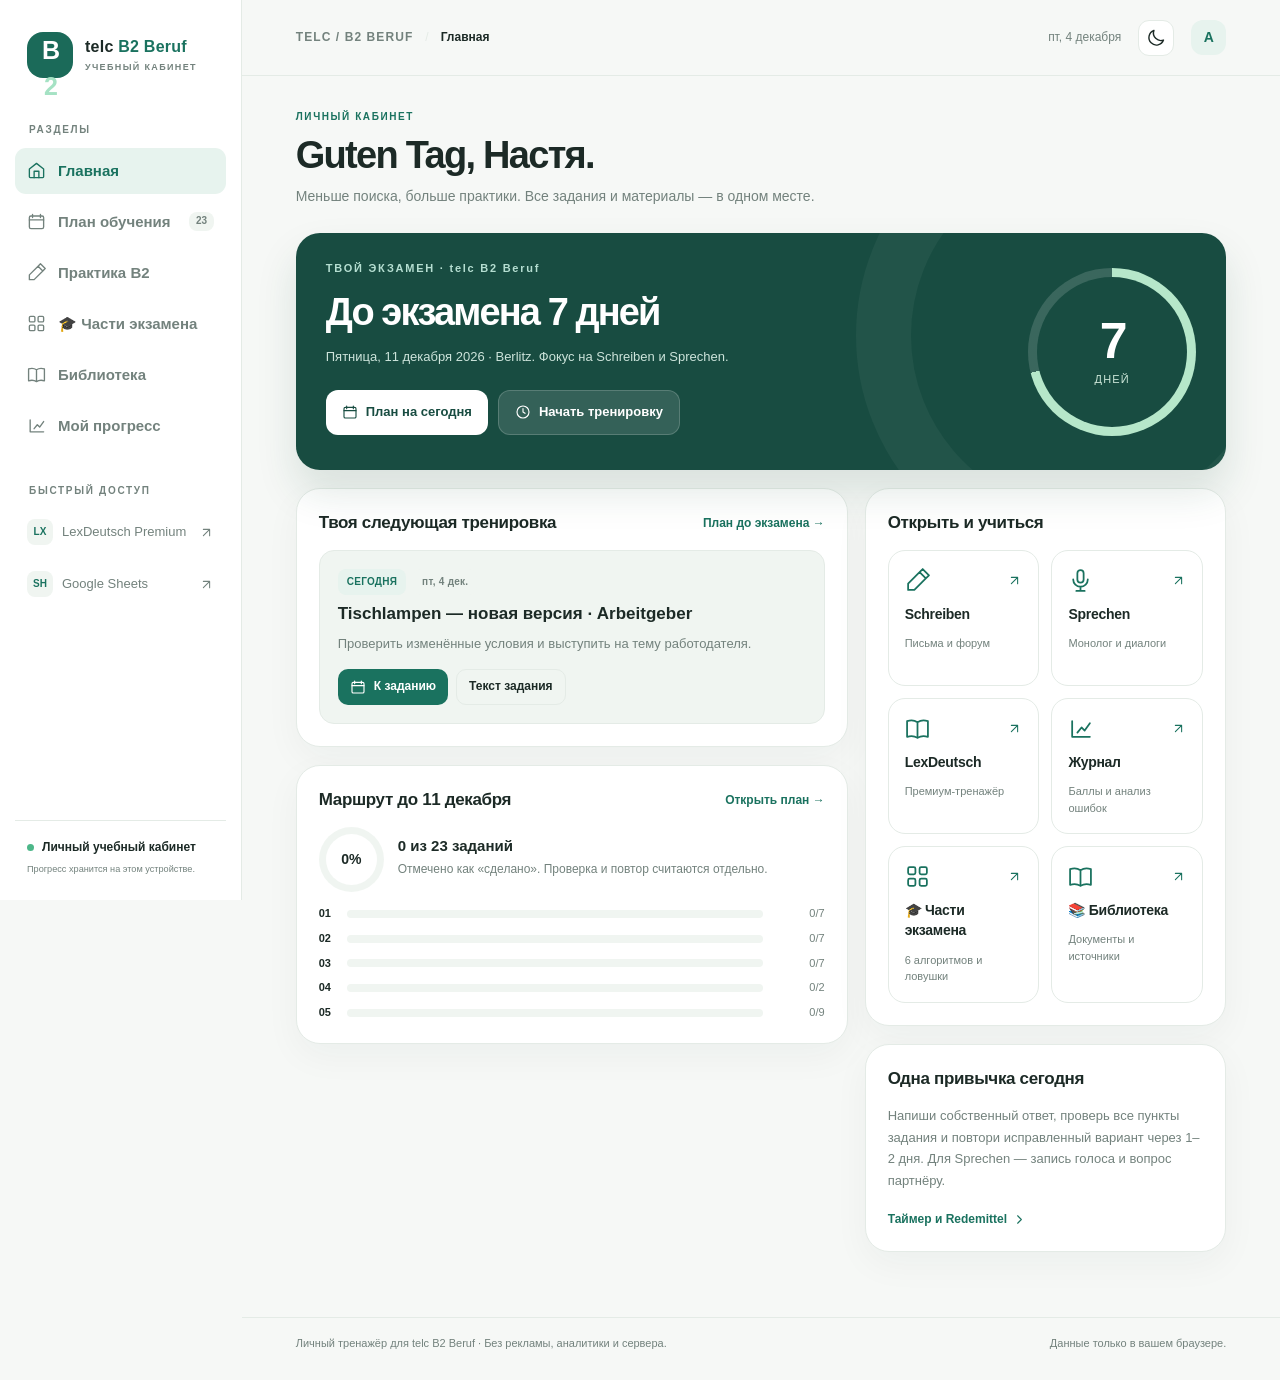
<file: goethe-b2/index.html>
<!doctype html>
<html lang="ru">
<head>
  <meta charset="utf-8">
  <meta name="viewport" content="width=device-width, initial-scale=1, viewport-fit=cover">
  <meta name="theme-color" content="#f7faf8">
  <meta name="description" content="telc B2 Beruf — личный учебный кабинет: задачи, практика, прогресс и документы. Данные сохраняются в браузере.">
  <meta name="color-scheme" content="light dark">
  <link rel="icon" href="./icon.svg" type="image/svg+xml">
  <link rel="manifest" href="./manifest.webmanifest">
  <link rel="stylesheet" href="./styles.css">
  <link rel="stylesheet" href="./exam-guide.css">
  <title>telc B2 Beruf · Учебный кабинет</title>
</head>
<body>
  <svg aria-hidden="true" class="icon-sprite" xmlns="http://www.w3.org/2000/svg">
    <symbol id="i-house" viewBox="0 0 24 24"><path d="m3 10 9-7 9 7v10a1 1 0 0 1-1 1H4a1 1 0 0 1-1-1V10Z"/><path d="M9 21v-8h6v8"/></symbol>
    <symbol id="i-calendar" viewBox="0 0 24 24"><rect x="3" y="5" width="18" height="16" rx="2"/><path d="M7 3v4m10-4v4M3 10h18"/></symbol>
    <symbol id="i-book" viewBox="0 0 24 24"><path d="M12 6v15M12 6c-3-2-7-2-10-1v15c3-1 7-1 10 1m0-15c3-2 7-2 10-1v15c-3-1-7-1-10 1"/></symbol>
    <symbol id="i-grid" viewBox="0 0 24 24"><rect x="3" y="3" width="7" height="7" rx="1.5"/><rect x="14" y="3" width="7" height="7" rx="1.5"/><rect x="3" y="14" width="7" height="7" rx="1.5"/><rect x="14" y="14" width="7" height="7" rx="1.5"/></symbol>
    <symbol id="i-chart" viewBox="0 0 24 24"><path d="M4 20V5m0 15h17M9 16l4-5 3 3 5-7"/></symbol>
    <symbol id="i-arrow" viewBox="0 0 24 24"><path d="M7 17 17 7M7 7h10v10"/></symbol>
    <symbol id="i-chevron" viewBox="0 0 24 24"><path d="m9 18 6-6-6-6"/></symbol>
    <symbol id="i-check" viewBox="0 0 24 24"><path d="m5 12 5 5L20 7"/></symbol>
    <symbol id="i-clock" viewBox="0 0 24 24"><circle cx="12" cy="12" r="9"/><path d="M12 7v5l3 2"/></symbol>
    <symbol id="i-edit" viewBox="0 0 24 24"><path d="m14 4 6 6-11 11H3v-6L14 4Zm0 0 3-3 6 6-3 3"/></symbol>
    <symbol id="i-mic" viewBox="0 0 24 24"><rect x="9" y="2" width="6" height="12" rx="3"/><path d="M5 11a7 7 0 0 0 14 0m-7 7v4m-4 0h8"/></symbol>
    <symbol id="i-save" viewBox="0 0 24 24"><path d="M5 3h12l4 4v14H3V3h2Zm3 0v6h9V3M7 21v-9h10v9"/></symbol>
    <symbol id="i-download" viewBox="0 0 24 24"><path d="M12 3v12m-5-5 5 5 5-5M4 17v4h16v-4"/></symbol>
    <symbol id="i-upload" viewBox="0 0 24 24"><path d="M12 17V5m-5 5 5-5 5 5M4 17v4h16v-4"/></symbol>
    <symbol id="i-moon" viewBox="0 0 24 24"><path d="M21 14.5A9 9 0 0 1 9.5 3a9 9 0 1 0 11.5 11.5Z"/></symbol>
    <symbol id="i-sun" viewBox="0 0 24 24"><circle cx="12" cy="12" r="4"/><path d="M12 2v2m0 16v2M2 12h2m16 0h2M4.9 4.9l1.4 1.4m11.4 11.4 1.4 1.4m0-14.2-1.4 1.4M6.3 17.7l-1.4 1.4"/></symbol>
    <symbol id="i-pause" viewBox="0 0 24 24"><path d="M8 5v14m8-14v14"/></symbol>
    <symbol id="i-play" viewBox="0 0 24 24"><path d="m8 5 11 7-11 7V5Z"/></symbol>
    <symbol id="i-reset" viewBox="0 0 24 24"><path d="M3 12a9 9 0 1 0 3-6M3 3v6h6"/></symbol>
    <symbol id="i-shield" viewBox="0 0 24 24"><path d="m12 2 8 4v6c0 5-3 8-8 10-5-2-8-5-8-10V6l8-4Z"/><path d="m9 12 2 2 4-4"/></symbol>
  </svg>
  <div class="shell">
    <aside class="sidebar" aria-label="Главное меню">
      <a class="brand" href="#home" aria-label="telc B2 Beruf — главная">
        <span class="brand-symbol">B<span class="brand-dot">2</span></span>
        <span class="brand-text">telc <strong>B2 Beruf</strong><small>УЧЕБНЫЙ КАБИНЕТ</small></span>
      </a>
      <div class="side-section-label">РАЗДЕЛЫ</div>
      <nav class="side-nav" aria-label="Разделы сайта">
        <a class="nav-link" href="#home" data-nav="home"><svg class="ico"><use href="#i-house"/></svg><span>Главная</span></a>
        <a class="nav-link" href="#plan" data-nav="plan"><svg class="ico"><use href="#i-calendar"/></svg><span>План обучения</span><span class="nav-count" id="nav-count">23</span></a>
        <a class="nav-link" href="#practice" data-nav="practice"><svg class="ico"><use href="#i-edit"/></svg><span>Практика B2</span></a>
        <a class="nav-link" href="#exam" data-nav="exam"><svg class="ico"><use href="#i-grid"/></svg><span>🎓 Части экзамена</span></a>
        <a class="nav-link" href="#library" data-nav="library"><svg class="ico"><use href="#i-book"/></svg><span>Библиотека</span></a>
        <a class="nav-link" href="#progress" data-nav="progress"><svg class="ico"><use href="#i-chart"/></svg><span>Мой прогресс</span></a>
      </nav>
      <div class="side-section-label side-section-secondary">БЫСТРЫЙ ДОСТУП</div>
      <div class="side-external">
        <a href="https://www.lexdeutsch.com/b2pruefung" target="_blank" rel="noopener noreferrer"><span class="short-tag">LX</span> LexDeutsch Premium <svg class="ico icon-xs"><use href="#i-arrow"/></svg></a>
        <a href="https://docs.google.com/spreadsheets/d/18UQiSekwJI4gpfbWzIsTMutuvcuO7I6mYQQjdD1Mn4E/edit" target="_blank" rel="noopener noreferrer"><span class="short-tag">SH</span> Google Sheets <svg class="ico icon-xs"><use href="#i-arrow"/></svg></a>
      </div>
      <div class="sidebar-bottom">
        <div class="sidebar-bottom-top"><span class="status-pulse"></span><span>Личный учебный кабинет</span></div>
        <small>Прогресс хранится на этом устройстве.</small>
      </div>
    </aside>
    <div class="workspace">
      <header class="topbar">
        <div class="breadcrumbs"><span class="crumb-muted">TELC / B2 BERUF</span><span class="crumb-divider">/</span><strong id="current-section">Главная</strong></div>
        <div class="top-actions">
          <span class="top-label" id="today-date"></span>
          <button type="button" id="theme-switch" class="icon-btn" aria-label="Переключить светлую и тёмную тему" title="Сменить тему"><svg class="ico"><use href="#i-moon"/></svg></button>
          <span class="user-avatar" aria-label="Учебный профиль Насти">A</span>
        </div>
      </header>
      <main id="app-main" tabindex="-1" aria-live="polite"></main>
      <footer class="main-footer">Личный тренажёр для telc B2 Beruf · Без рекламы, аналитики и сервера. <span>Данные только в вашем браузере.</span></footer>
    </div>
  </div>
  <nav class="bottom-nav" aria-label="Навигация на телефоне">
    <a href="#home" data-nav="home"><svg class="ico"><use href="#i-house"/></svg><span>Главная</span></a>
    <a href="#plan" data-nav="plan"><svg class="ico"><use href="#i-calendar"/></svg><span>План</span></a>
    <a href="#practice" data-nav="practice"><svg class="ico"><use href="#i-edit"/></svg><span>Практика</span></a>
    <a href="#exam" data-nav="exam"><svg class="ico"><use href="#i-grid"/></svg><span>Части</span></a>
    <a href="#library" data-nav="library"><svg class="ico"><use href="#i-book"/></svg><span>Ссылки</span></a>
    <a href="#progress" data-nav="progress"><svg class="ico"><use href="#i-chart"/></svg><span>Прогресс</span></a>
  </nav>
  <div id="toast" class="toast" role="status" aria-live="polite" hidden></div>
  <input id="restore-input" type="file" accept="application/json,.json" hidden>
  <noscript><div class="noscript">Для чек-листов и прогресса необходимо включить JavaScript. Ссылки на документы доступны в Google Диске.</div></noscript>
  <script src="./data.js" defer></script>
  <script src="./weeks.js" defer></script>
  <script src="./extra.js" defer></script>
  <script src="./exam-guide.js" defer></script>
  <script src="./app.js" defer></script>
</body>
</html>
</file>
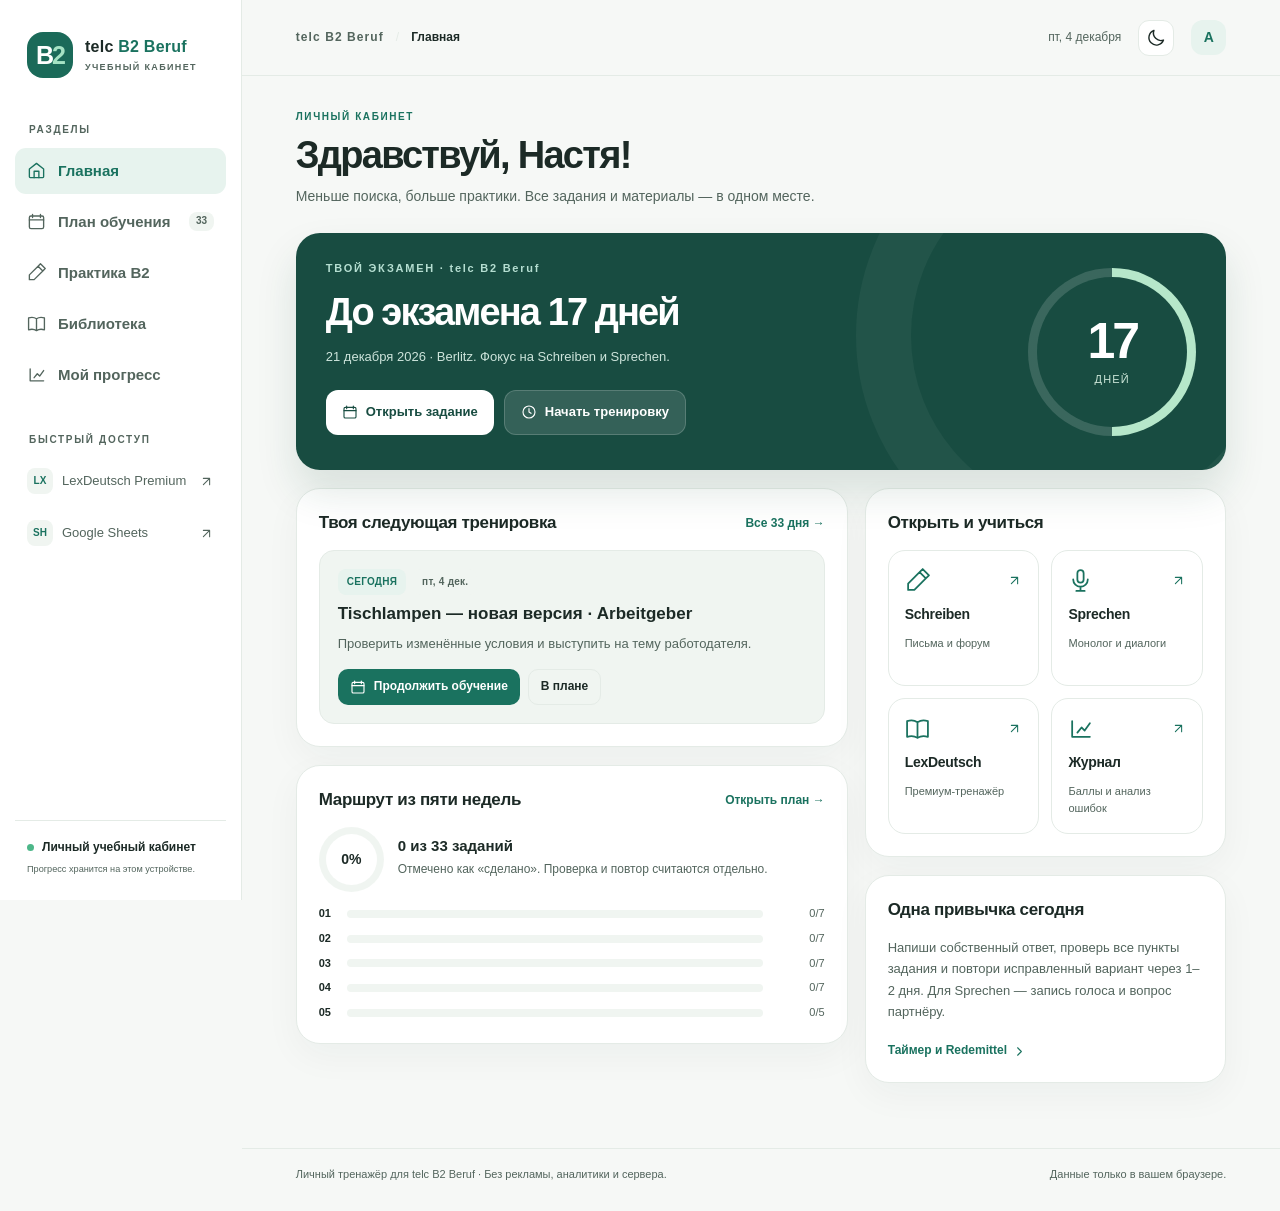
<file: telc-b2/index.html>
<!doctype html>
<html lang="ru">
<head>
  <meta charset="utf-8">
  <meta name="viewport" content="width=device-width, initial-scale=1, viewport-fit=cover">
  <meta name="theme-color" content="#f7faf8">
  <meta name="description" content="telc B2 Beruf — личный учебный кабинет: задачи, практика, прогресс и документы. Данные сохраняются в браузере.">
  <meta name="color-scheme" content="light dark">
  <link rel="icon" href="./icon.svg" type="image/svg+xml">
  <link rel="manifest" href="./manifest.webmanifest">
  <link rel="stylesheet" href="./styles.css?v=5">
  <title>telc B2 Beruf · Учебный кабинет</title>
</head>
<body>
  <svg aria-hidden="true" class="icon-sprite" xmlns="http://www.w3.org/2000/svg">
    <symbol id="i-house" viewBox="0 0 24 24"><path d="m3 10 9-7 9 7v10a1 1 0 0 1-1 1H4a1 1 0 0 1-1-1V10Z"/><path d="M9 21v-8h6v8"/></symbol>
    <symbol id="i-calendar" viewBox="0 0 24 24"><rect x="3" y="5" width="18" height="16" rx="2"/><path d="M7 3v4m10-4v4M3 10h18"/></symbol>
    <symbol id="i-book" viewBox="0 0 24 24"><path d="M12 6v15M12 6c-3-2-7-2-10-1v15c3-1 7-1 10 1m0-15c3-2 7-2 10-1v15c-3-1-7-1-10 1"/></symbol>
    <symbol id="i-grid" viewBox="0 0 24 24"><rect x="3" y="3" width="7" height="7" rx="1.5"/><rect x="14" y="3" width="7" height="7" rx="1.5"/><rect x="3" y="14" width="7" height="7" rx="1.5"/><rect x="14" y="14" width="7" height="7" rx="1.5"/></symbol>
    <symbol id="i-chart" viewBox="0 0 24 24"><path d="M4 20V5m0 15h17M9 16l4-5 3 3 5-7"/></symbol>
    <symbol id="i-arrow" viewBox="0 0 24 24"><path d="M7 17 17 7M7 7h10v10"/></symbol>
    <symbol id="i-chevron" viewBox="0 0 24 24"><path d="m9 18 6-6-6-6"/></symbol>
    <symbol id="i-check" viewBox="0 0 24 24"><path d="m5 12 5 5L20 7"/></symbol>
    <symbol id="i-clock" viewBox="0 0 24 24"><circle cx="12" cy="12" r="9"/><path d="M12 7v5l3 2"/></symbol>
    <symbol id="i-edit" viewBox="0 0 24 24"><path d="m14 4 6 6-11 11H3v-6L14 4Zm0 0 3-3 6 6-3 3"/></symbol>
    <symbol id="i-mic" viewBox="0 0 24 24"><rect x="9" y="2" width="6" height="12" rx="3"/><path d="M5 11a7 7 0 0 0 14 0m-7 7v4m-4 0h8"/></symbol>
    <symbol id="i-save" viewBox="0 0 24 24"><path d="M5 3h12l4 4v14H3V3h2Zm3 0v6h9V3M7 21v-9h10v9"/></symbol>
    <symbol id="i-download" viewBox="0 0 24 24"><path d="M12 3v12m-5-5 5 5 5-5M4 17v4h16v-4"/></symbol>
    <symbol id="i-upload" viewBox="0 0 24 24"><path d="M12 17V5m-5 5 5-5 5 5M4 17v4h16v-4"/></symbol>
    <symbol id="i-moon" viewBox="0 0 24 24"><path d="M21 14.5A9 9 0 0 1 9.5 3a9 9 0 1 0 11.5 11.5Z"/></symbol>
    <symbol id="i-sun" viewBox="0 0 24 24"><circle cx="12" cy="12" r="4"/><path d="M12 2v2m0 16v2M2 12h2m16 0h2M4.9 4.9l1.4 1.4m11.4 11.4 1.4 1.4m0-14.2-1.4 1.4M6.3 17.7l-1.4 1.4"/></symbol>
    <symbol id="i-pause" viewBox="0 0 24 24"><path d="M8 5v14m8-14v14"/></symbol>
    <symbol id="i-play" viewBox="0 0 24 24"><path d="m8 5 11 7-11 7V5Z"/></symbol>
    <symbol id="i-reset" viewBox="0 0 24 24"><path d="M3 12a9 9 0 1 0 3-6M3 3v6h6"/></symbol>
    <symbol id="i-shield" viewBox="0 0 24 24"><path d="m12 2 8 4v6c0 5-3 8-8 10-5-2-8-5-8-10V6l8-4Z"/><path d="m9 12 2 2 4-4"/></symbol>
  </svg>
  <div class="shell">
    <aside class="sidebar" aria-label="Главное меню">
      <a class="brand" href="#home" aria-label="telc B2 Beruf — главная">
        <span class="brand-symbol">B<span class="brand-dot">2</span></span>
        <span class="brand-text">telc <strong>B2 Beruf</strong><small>УЧЕБНЫЙ КАБИНЕТ</small></span>
      </a>
      <div class="side-section-label">РАЗДЕЛЫ</div>
      <nav class="side-nav" aria-label="Разделы сайта">
        <a class="nav-link" href="#home" data-nav="home"><svg class="ico"><use href="#i-house"/></svg><span>Главная</span></a>
        <a class="nav-link" href="#plan" data-nav="plan"><svg class="ico"><use href="#i-calendar"/></svg><span>План обучения</span><span class="nav-count" id="nav-count">33</span></a>
        <a class="nav-link" href="#practice" data-nav="practice"><svg class="ico"><use href="#i-edit"/></svg><span>Практика B2</span></a>
        <a class="nav-link" href="#library" data-nav="library"><svg class="ico"><use href="#i-book"/></svg><span>Библиотека</span></a>
        <a class="nav-link" href="#progress" data-nav="progress"><svg class="ico"><use href="#i-chart"/></svg><span>Мой прогресс</span></a>
      </nav>
      <div class="side-section-label side-section-secondary">БЫСТРЫЙ ДОСТУП</div>
      <div class="side-external">
        <a href="https://www.lexdeutsch.com/b2pruefung" target="_blank" rel="noopener noreferrer"><span class="short-tag">LX</span> LexDeutsch Premium <svg class="ico icon-xs"><use href="#i-arrow"/></svg></a>
        <a href="https://docs.google.com/spreadsheets/d/18UQiSekwJI4gpfbWzIsTMutuvcuO7I6mYQQjdD1Mn4E/edit" target="_blank" rel="noopener noreferrer"><span class="short-tag">SH</span> Google Sheets <svg class="ico icon-xs"><use href="#i-arrow"/></svg></a>
      </div>
      <div class="sidebar-bottom">
        <div class="sidebar-bottom-top"><span class="status-pulse"></span><span>Личный учебный кабинет</span></div>
        <small>Прогресс хранится на этом устройстве.</small>
      </div>
    </aside>
    <div class="workspace">
      <header class="topbar">
        <div class="breadcrumbs"><span class="crumb-muted">telc B2 Beruf</span><span class="crumb-divider">/</span><strong id="current-section">Главная</strong></div>
        <div class="top-actions">
          <span class="top-label" id="today-date"></span>
          <button type="button" id="theme-switch" class="icon-btn" aria-label="Переключить светлую и тёмную тему" title="Сменить тему"><svg class="ico"><use href="#i-moon"/></svg></button>
          <span class="user-avatar" aria-label="Учебный профиль Насти">A</span>
        </div>
      </header>
      <div id="storage-notice" class="storage-notice" role="status" hidden><span></span>
        <button type="button" class="btn btn-secondary" data-action="retry">Повторить сохранение</button>
        <button type="button" class="btn btn-secondary" data-action="raw" hidden>Скачать исходные данные</button>
      </div>
      <main id="app-main" tabindex="-1"></main>
      <footer class="main-footer">Личный тренажёр для telc B2 Beruf · Без рекламы, аналитики и сервера. <span>Данные только в вашем браузере.</span></footer>
    </div>
  </div>
  <nav class="bottom-nav" aria-label="Навигация на телефоне">
    <a href="#home" data-nav="home"><svg class="ico"><use href="#i-house"/></svg><span>Главная</span></a>
    <a href="#plan" data-nav="plan"><svg class="ico"><use href="#i-calendar"/></svg><span>План</span></a>
    <a href="#practice" data-nav="practice"><svg class="ico"><use href="#i-edit"/></svg><span>Практика</span></a>
    <a href="#library" data-nav="library"><svg class="ico"><use href="#i-book"/></svg><span>Ссылки</span></a>
    <a href="#progress" data-nav="progress"><svg class="ico"><use href="#i-chart"/></svg><span>Прогресс</span></a>
  </nav>
  <div id="toast" class="toast" role="status" aria-live="polite" hidden></div>
  <input id="restore-input" type="file" accept="application/json,.json" hidden>
  <noscript><div class="noscript">Для чек-листов и прогресса необходимо включить JavaScript. Ссылки на документы доступны в Google Диске.</div></noscript>
  <script src="./data.js?v=5" defer></script>
  <script src="./weeks.js?v=5" defer></script>
  <script src="./extra.js?v=5" defer></script>
  <script src="./progress-store.js?v=5" defer></script>
  <script src="./app.js?v=5" defer></script>
</body>
</html>
</file>
<file: goethe-b2/styles.css>
:root{
 --bg:#f6f8f6;--panel:#fff;--panel-soft:#f0f5f1;--ink:#1c2a26;--muted:#73827d;--accent:#1a725f;--accent-dark:#135948;--accent-soft:#e7f3ee;--border:#e4ebe6;--pill:#f0f4f1;
 --shadow:0 12px 36px rgba(27,54,43,.045);--shadow-hover:0 15px 42px rgba(25,60,47,.085);
 --sidebar-width:242px;--radius:18px;--radius-lg:24px;--focus:#4eab94;
}
html[data-theme="dark"]{--bg:#111b19;--panel:#1d2a26;--panel-soft:#25342e;--ink:#eef6f0;--muted:#a5b7ae;--accent:#8fe0bd;--accent-dark:#b7edd2;--accent-soft:#294c3e;--border:#35463d;--pill:#263a30;--shadow:0 12px 42px rgba(0,0,0,.1);--shadow-hover:0 12px 36px rgba(0,0,0,.18)}
*{box-sizing:border-box}
html{scroll-behavior:smooth;scroll-padding-top:25px}
body{margin:0;background:var(--bg);color:var(--ink);font-family:Inter,ui-sans-serif,-apple-system,BlinkMacSystemFont,"Segoe UI",Arial,sans-serif;font-size:15px;line-height:1.45;-webkit-font-smoothing:antialiased}
button,input,textarea,select{font:inherit}button{cursor:pointer}a{color:inherit;text-decoration:none}a,button,input,textarea,select{-webkit-tap-highlight-color:transparent}
:focus-visible{outline:3px solid var(--focus);outline-offset:3px}
button:disabled{cursor:not-allowed;opacity:.6}
.icon-sprite{position:absolute;width:0;height:0;overflow:hidden}
.ico{display:block;width:20px;height:20px;fill:none;stroke:currentColor;stroke-width:1.7;stroke-linecap:round;stroke-linejoin:round;flex:none}
.icon-xs{width:15px;height:15px}.icon-lg{width:25px;height:25px}
.shell{min-height:100vh;display:flex}
.sidebar{width:var(--sidebar-width);flex:none;background:var(--panel);border-right:1px solid var(--border);padding:29px 15px 23px;display:flex;flex-direction:column;position:sticky;top:0;height:100vh}
.brand{display:flex;align-items:center;gap:12px;padding:3px 12px 28px}
.brand-symbol{width:46px;height:46px;background:#1b6a59;border-radius:16px;color:white;display:grid;place-items:center;font-size:25px;font-weight:790;letter-spacing:-2px}
.brand-dot{color:#a5e2c4}
.brand-text{font-size:16px;font-weight:780;letter-spacing:.015em;line-height:1.15;white-space:nowrap}
.brand-text strong{color:var(--accent)}.brand-text small{display:block;color:var(--muted);font-size:9px;font-weight:750;letter-spacing:.15em;margin-top:5px}
.side-section-label{font-size:10px;letter-spacing:.17em;color:var(--muted);font-weight:800;padding:17px 14px 10px}
.side-section-secondary{margin-top:18px}
.side-nav{display:grid;gap:5px}
.nav-link{display:flex;gap:12px;align-items:center;border-radius:11px;color:var(--muted);font-weight:580;padding:11px 12px;transition:background .18s,color .18s;min-height:46px}
.nav-link:hover{background:var(--panel-soft);color:var(--ink)}.nav-link.active{background:var(--accent-soft);color:var(--accent);font-weight:740}
.nav-link .ico{width:19px;height:19px}.nav-count{margin-left:auto;background:var(--panel-soft);font-size:10px;color:var(--muted);padding:2px 7px;border-radius:8px}
.nav-link.active .nav-count{background:var(--panel);color:var(--accent)}
.side-external{display:grid;gap:4px}.side-external a{display:flex;align-items:center;gap:9px;padding:11px 12px;border-radius:10px;color:var(--muted);font-size:13px}.side-external a:hover{background:var(--panel-soft);color:var(--ink)}
.side-external a>.ico{margin-left:auto}.short-tag{display:grid;place-items:center;width:26px;height:26px;border-radius:8px;background:var(--panel-soft);font-weight:750;font-size:10px;color:var(--accent)}
.sidebar-bottom{margin-top:auto;padding:18px 12px 0;border-top:1px solid var(--border);font-size:11px;color:var(--muted)}
.sidebar-bottom-top{display:flex;align-items:center;gap:8px;color:var(--ink);font-size:12px;margin-bottom:5px;font-weight:640}.status-pulse{width:7px;height:7px;border-radius:50%;background:#4db789}
.workspace{flex:1;min-width:0;display:flex;flex-direction:column}
.topbar{height:76px;border-bottom:1px solid var(--border);display:flex;align-items:center;justify-content:space-between;padding:0 clamp(20px,4.2vw,55px);gap:20px}
.breadcrumbs{display:flex;gap:12px;align-items:center;font-size:12px}.crumb-muted{font-weight:750;letter-spacing:.09em;color:var(--muted)}.crumb-divider{color:var(--border)}
.top-actions{display:flex;align-items:center;gap:17px}.top-label{font-size:12px;color:var(--muted)}.icon-btn{display:grid;place-items:center;width:36px;height:36px;border:1px solid var(--border);border-radius:11px;background:var(--panel);color:var(--ink)}.user-avatar{width:35px;height:35px;display:grid;place-items:center;border-radius:12px;background:var(--accent-soft);color:var(--accent);font-size:14px;font-weight:800}
#app-main{width:100%;max-width:1220px;margin:0 auto;padding:34px clamp(20px,4.2vw,55px) 65px;flex:1;outline:none}
.main-footer{font-size:11px;color:var(--muted);padding:18px clamp(20px,4.2vw,55px) 28px;border-top:1px solid var(--border)}.main-footer span{float:right}
.eyebrow{font-size:10px;color:var(--accent);font-weight:800;letter-spacing:.16em;text-transform:uppercase;margin:0 0 9px}
.page-title{margin:0;font-size:clamp(26px,3.5vw,38px);letter-spacing:-.045em;line-height:1.13;font-weight:795}.page-description{margin:10px 0 0;color:var(--muted);font-size:14px;line-height:1.55;max-width:680px}
.page-head{display:flex;justify-content:space-between;align-items:flex-start;gap:17px;margin-bottom:25px}.head-actions{display:flex;flex-wrap:wrap;gap:8px}
.panel{background:var(--panel);border:1px solid var(--border);border-radius:var(--radius-lg);box-shadow:var(--shadow)}.panel-pad{padding:22px}
.section-title{font-weight:760;font-size:17px;letter-spacing:-.02em;margin:0}.section-head{display:flex;justify-content:space-between;align-items:center;gap:12px;margin:0 0 14px}.section-note{font-size:12px;color:var(--muted)}
.text-link{display:inline-flex;gap:5px;align-items:center;color:var(--accent);font-size:12px;font-weight:760;white-space:nowrap}.text-link:hover{text-decoration:underline;text-underline-offset:4px}
.btn{display:inline-flex;align-items:center;justify-content:center;gap:8px;border:0;background:var(--accent);color:#fff;min-height:44px;padding:12px 16px;border-radius:12px;font-size:13px;font-weight:750;transition:transform .15s,background .15s,box-shadow .15s;white-space:normal;text-align:center}
.btn:hover{background:var(--accent-dark);transform:translateY(-1px);box-shadow:var(--shadow-hover)}.btn .ico{width:16px;height:16px}
.btn-secondary{background:var(--panel-soft);color:var(--accent);border:1px solid var(--border)}.btn-secondary:hover{background:var(--accent-soft);color:var(--accent)}
.btn-quiet{background:transparent;color:var(--ink);border:1px solid var(--border)}.btn-quiet:hover{background:var(--panel-soft);color:var(--ink)}
.btn-danger{color:#b45151;background:transparent;border:1px solid #e8bdbd}.btn-danger:hover{background:#fff2f2;color:#9e3131}
.btn-sm{min-height:36px;padding:8px 12px;font-size:12px;border-radius:10px}.btn-wide{width:100%}
.badge{display:inline-flex;align-items:center;gap:5px;padding:6px 9px;border-radius:8px;background:var(--accent-soft);font-size:10px;font-weight:790;color:var(--accent);letter-spacing:.025em}.badge-neutral{background:var(--panel-soft);color:var(--muted)}.badge-warm{background:#f6eddd;color:#9d6420}.dot{display:inline-block;width:6px;height:6px;border-radius:50%;background:currentColor}
.hero{display:grid;grid-template-columns:minmax(0,1fr) 210px;gap:22px;padding:28px 30px;min-height:237px;background:#184c41;color:#fff;border-radius:var(--radius-lg);position:relative;overflow:hidden;box-shadow:0 22px 40px rgba(21,74,57,.13)}
.hero:after{content:"";position:absolute;right:-95px;top:-130px;width:355px;height:355px;border-radius:50%;border:55px solid rgba(255,255,255,.045);pointer-events:none}
.hero-label{font-size:11px;letter-spacing:.16em;font-weight:750;color:#b5ded1;margin-bottom:14px}.hero h2{font-weight:760;letter-spacing:-.05em;font-size:clamp(27px,3.5vw,38px);line-height:1.13;margin:0 0 10px;max-width:580px}.hero p{font-size:13px;color:#cde4db;line-height:1.6;max-width:520px}.hero-actions{display:flex;gap:10px;flex-wrap:wrap;margin-top:22px}.hero .btn{background:#fff;color:#184c41}.hero .btn:hover{background:#edf9f1}.hero .btn-hero-quiet{background:rgba(255,255,255,.12);color:#fff;border:1px solid rgba(255,255,255,.18)}.hero .btn-hero-quiet:hover{background:rgba(255,255,255,.20)}
.countdown{align-self:center;justify-self:end;width:168px;height:168px;border-radius:50%;background:conic-gradient(#b4e6c9 0 70%,rgba(255,255,255,.15) 70% 100%);display:grid;place-items:center;position:relative;z-index:1}.countdown:before{content:"";position:absolute;inset:9px;border-radius:50%;background:#184c41}.countdown-inner{position:relative;text-align:center}.countdown-num{display:block;color:#fff;font-size:50px;font-weight:770;line-height:1;letter-spacing:-.06em}.countdown-caption{display:block;font-size:11px;margin-top:6px;color:#cce6d8;text-transform:uppercase;letter-spacing:.11em}
.home-grid{display:grid;grid-template-columns:minmax(0,1.45fr) minmax(270px,.95fr);gap:17px;margin-top:18px;align-items:start}.stack{display:grid;gap:18px}.task-compact{padding:18px;border:1px solid var(--border);border-radius:15px;background:var(--panel-soft)}.task-compact-heading{display:flex;gap:7px;align-items:center;margin-bottom:7px}.task-compact h3{font-size:17px;font-weight:750;line-height:1.35;margin:8px 0}.task-compact p{margin:0 0 14px;font-size:13px;color:var(--muted);line-height:1.6}.task-actions{display:flex;gap:8px;flex-wrap:wrap}
.quick-grid{display:grid;grid-template-columns:repeat(2,minmax(0,1fr));gap:12px}.quick-card{padding:17px 16px;display:flex;flex-direction:column;min-height:136px;gap:11px;border-radius:17px;background:var(--panel);border:1px solid var(--border);transition:transform .17s,box-shadow .17s,border-color .17s}.quick-card:hover{transform:translateY(-2px);box-shadow:var(--shadow-hover);border-color:var(--accent)}.quick-card .quick-head{display:flex;justify-content:space-between;align-items:center;color:var(--accent)}.quick-card strong{font-size:14px;letter-spacing:-.02em}.quick-card span{font-size:11px;color:var(--muted);line-height:1.5}
.progress-line{display:flex;gap:14px;align-items:center}.small-ring{width:65px;height:65px;border-radius:50%;flex:none;background:conic-gradient(var(--accent) 0 0%,var(--panel-soft) 0 100%);display:grid;place-items:center}.small-ring:before{content:"";position:absolute;width:51px;height:51px;background:var(--panel);border-radius:50%}.small-ring span{position:relative;font-weight:790;font-size:14px}
.bar{height:8px;border-radius:50px;background:var(--panel-soft);overflow:hidden}.bar-fill{height:100%;border-radius:inherit;background:var(--accent);transition:width .25s ease}.week-mini{display:grid;gap:9px;margin-top:14px}.week-mini-row{display:grid;grid-template-columns:18px minmax(0,1fr) 52px;align-items:center;gap:10px;font-size:11px}.week-mini-row span:last-child{text-align:right;color:var(--muted)}
.week-picker{display:flex;gap:8px;flex-wrap:wrap;margin:24px 0}.week-tab{border:1px solid var(--border);border-radius:12px;background:var(--panel);padding:12px 15px;min-height:45px;font-size:12px;font-weight:750;color:var(--muted)}.week-tab.active{background:var(--accent);border-color:var(--accent);color:white}.week-summary{display:flex;align-items:start;justify-content:space-between;gap:14px;margin-bottom:15px}.week-summary p{font-size:12px;color:var(--muted);margin:5px 0 0}.week-progress{min-width:165px}
.task-list{display:grid;gap:12px}.task-card{background:var(--panel);border:1px solid var(--border);border-radius:19px;padding:18px 19px;box-shadow:var(--shadow);transition:border-color .2s}.task-card:hover{border-color:var(--accent-soft)}.task-card-completed{border-color:#c6e2d1}.task-top{display:flex;justify-content:space-between;gap:15px;align-items:start}.task-date{font-size:11px;font-weight:780;color:var(--accent);letter-spacing:.07em}.task-kind{font-size:10px;color:var(--muted);background:var(--panel-soft);border-radius:8px;padding:5px 8px;font-weight:650}.task-card h3{font-size:15px;letter-spacing:-.025em;line-height:1.4;margin:8px 0 6px}.task-card .desc{font-size:12.5px;color:var(--muted);line-height:1.6;margin:0 0 13px}.task-foot{display:flex;align-items:center;gap:10px;justify-content:space-between;flex-wrap:wrap}.task-sources{display:flex;align-items:center;gap:9px;color:var(--muted);font-size:11px}.mini-checks{display:flex;align-items:center;gap:12px;flex-wrap:wrap;padding:11px 0 0;border-top:1px solid var(--border);margin-top:12px}.mini-checks label{display:inline-flex;align-items:center;gap:6px;color:var(--muted);font-size:11.5px;font-weight:600;cursor:pointer}.mini-checks label:has(input:checked){color:var(--accent)}
input[type=checkbox]{accent-color:var(--accent);width:16px;height:16px;margin:0;cursor:pointer}
.notes-toggle{border:0;background:transparent;color:var(--accent);font-size:11px;font-weight:750;padding:6px 0}.task-note{display:none;margin-top:11px}.task-note.open{display:block}.task-note textarea{width:100%;min-height:85px;resize:vertical;background:var(--panel-soft);border:1px solid var(--border);border-radius:11px;padding:12px;color:var(--ink);font-size:12px}.task-note small{display:block;color:var(--muted);font-size:10px;margin-top:5px}
.checkpoint{border:1px dashed var(--accent);border-radius:17px;background:var(--accent-soft);padding:15px 17px;margin-top:15px}.checkpoint strong{display:block;font-size:13px;color:var(--accent)}.checkpoint p{font-size:12px;color:var(--muted);margin:5px 0 10px}
.module-grid{display:grid;grid-template-columns:repeat(2,minmax(0,1fr));gap:15px}.module-card{padding:23px}.module-mark{display:grid;place-items:center;width:48px;height:48px;background:var(--accent-soft);color:var(--accent);border-radius:15px;margin-bottom:15px}.module-card h3{font-size:21px;letter-spacing:-.03em;margin:0 0 4px}.module-card p{font-size:12px;color:var(--muted);min-height:35px;margin:7px 0 12px}.module-list{margin:0 0 20px;padding:0;list-style:none;display:grid;gap:8px}.module-list li{font-size:12px;padding-left:20px;position:relative}.module-list li:before{content:"✓";position:absolute;left:0;color:var(--accent);font-weight:800}
.practice-bottom{margin-top:17px;display:grid;grid-template-columns:repeat(2,minmax(0,1fr));gap:17px}
.pill-picker{display:flex;gap:6px;flex-wrap:wrap;margin:13px 0}.pill-button{min-width:57px;background:var(--panel-soft);border:1px solid var(--border);border-radius:9px;color:var(--muted);font-size:11px;padding:8px 11px;font-weight:730}.pill-button.selected{background:var(--accent-soft);border-color:var(--accent);color:var(--accent)}
.timer-clock{font-variant-numeric:tabular-nums;letter-spacing:-.07em;font-size:clamp(37px,5vw,53px);font-weight:790;line-height:1.2;margin:9px 0}.timer-actions{display:flex;gap:8px}
.flip-card{border:1px solid var(--border);background:var(--panel-soft);border-radius:16px;padding:17px;min-height:117px;display:flex;flex-direction:column;justify-content:center;margin:12px 0}.flip-card small{font-size:10px;color:var(--accent);font-weight:790;letter-spacing:.06em}.flip-card strong{font-size:18px;line-height:1.4;margin-top:9px}.flip-translation{font-size:13px;color:var(--muted);margin:8px 0 0}.card-bottom{display:flex;gap:8px;justify-content:space-between;align-items:center}
.library-grid{display:grid;grid-template-columns:repeat(2,minmax(0,1fr));gap:15px}.library-card{padding:20px;min-height:160px;display:flex;flex-direction:column}.library-card .chip{width:38px;height:38px;border-radius:12px;background:var(--accent-soft);color:var(--accent);display:grid;place-items:center;margin-bottom:12px}.library-card h3{font-size:15px;margin:0 0 5px}.library-card p{font-size:12px;color:var(--muted);line-height:1.6;margin:0 0 16px}.library-card a{margin-top:auto}
.stats-grid{display:grid;grid-template-columns:repeat(3,minmax(0,1fr));gap:13px;margin:19px 0}.stat{padding:22px;background:var(--panel);border:1px solid var(--border);border-radius:18px}.stat .big{display:block;font-size:34px;font-weight:800;letter-spacing:-.05em;line-height:1.25}.stat .label{display:block;font-size:11px;color:var(--muted);margin-top:6px}
.progress-layout{display:grid;grid-template-columns:1.15fr .85fr;gap:17px}.score-grid{display:grid;grid-template-columns:repeat(2,minmax(0,1fr));gap:12px}.score-label{display:flex;justify-content:space-between;align-items:center;font-size:12px;font-weight:690;margin-bottom:6px}.score-label small{color:var(--muted);font-weight:490}.score-input{display:block;width:100%;border:1px solid var(--border);background:var(--panel-soft);padding:11px 12px;border-radius:10px;font-size:14px;color:var(--ink)}.score-meta{color:var(--muted);font-size:11px;margin-top:13px}.score-result{margin:18px 0 0;border-radius:13px;padding:14px;background:var(--panel-soft);font-size:12px;line-height:1.55}.score-result strong{display:block;font-size:15px;margin-bottom:4px}
.backup-actions{display:grid;grid-template-columns:1fr 1fr;gap:8px}.backup-note{font-size:11px;color:var(--muted);line-height:1.65;margin-top:13px}.danger-zone{margin-top:18px;padding-top:13px;border-top:1px solid var(--border)}.danger-zone .btn{font-size:11px}
.toast{position:fixed;z-index:1000;bottom:24px;left:50%;transform:translateX(-50%);padding:12px 19px;background:#1d4d41;color:white;border-radius:12px;box-shadow:0 15px 45px #0003;font-weight:700;font-size:12px;max-width:calc(100vw - 30px);text-align:center}.toast[hidden]{display:none}
.bottom-nav{display:none}.noscript{padding:20px;color:#a4342d;background:#fff2ee}
@media(max-width:1140px){.hero{grid-template-columns:minmax(0,1fr) 145px}.countdown{width:136px;height:136px}.countdown-num{font-size:39px}.home-grid{grid-template-columns:1fr 290px}.quick-grid{gap:8px}.quick-card{padding:14px}.topbar{padding-left:25px;padding-right:25px}#app-main{padding-left:25px;padding-right:25px}}
@media(max-width:960px){:root{--sidebar-width:210px}.brand{padding-left:4px}.brand-text{font-size:14px}.home-grid{grid-template-columns:1fr}.sidebar{padding:25px 10px}.hero{grid-template-columns:1fr 150px}.quick-grid{grid-template-columns:repeat(4,minmax(0,1fr))}.quick-card{min-height:135px}.module-grid{grid-template-columns:1fr 1fr}}
@media(max-width:730px){.sidebar{display:none}.workspace{width:100%}.bottom-nav{display:grid;grid-template-columns:repeat(5,1fr);position:fixed;bottom:0;left:0;right:0;z-index:40;background:var(--panel);border-top:1px solid var(--border);padding-bottom:env(safe-area-inset-bottom);box-shadow:0 -4px 20px rgba(0,0,0,.03)}.bottom-nav a{min-height:59px;display:flex;flex-direction:column;align-items:center;justify-content:center;gap:3px;font-size:10px;color:var(--muted);font-weight:650}.bottom-nav .ico{width:20px;height:20px}.bottom-nav a.active{color:var(--accent);background:var(--accent-soft)}.topbar{height:59px;padding:0 18px}.top-label{display:none}.crumb-muted{font-size:10px}.user-avatar{width:30px;height:30px;border-radius:10px}#app-main{padding:25px 16px 104px}.main-footer{padding:17px 18px 87px}.main-footer span{display:block;float:none;margin-top:3px}.page-head{margin-bottom:20px;flex-direction:column}.page-title{font-size:28px}.hero{padding:22px;grid-template-columns:1fr 105px;gap:6px;min-height:205px}.hero h2{font-size:27px}.hero p{font-size:12px}.hero-actions{margin-top:15px}.countdown{width:100px;height:100px}.countdown:before{inset:7px}.countdown-num{font-size:30px}.countdown-caption{font-size:9px}.quick-grid{grid-template-columns:repeat(2,minmax(0,1fr))}.home-grid,.module-grid,.practice-bottom,.library-grid,.progress-layout{grid-template-columns:1fr}.stats-grid{grid-template-columns:repeat(3,minmax(0,1fr))}.stat{padding:15px}.stat .big{font-size:28px}.panel-pad,.module-card{padding:19px}.week-picker{gap:6px;margin:17px 0}.week-tab{min-width:calc(33.333% - 5px);flex-grow:1;font-size:11px;padding:9px}.week-summary{flex-direction:column}.week-progress{width:100%}.toast{bottom:78px}}
@media(max-width:390px){.hero{display:block}.hero h2{font-size:27px;padding-right:88px}.hero p{max-width:68%}.hero-actions .btn{font-size:11px;padding:8px 10px;min-height:39px}.countdown{position:absolute;top:66px;right:17px;width:90px;height:90px}.countdown-num{font-size:27px}.week-tab{min-width:calc(50% - 4px)}.mini-checks{gap:9px}.top-actions{gap:8px}.score-grid,.backup-actions{grid-template-columns:1fr}}
@media(prefers-reduced-motion:reduce){html{scroll-behavior:auto}*,*:before,*:after{transition:none!important;animation:none!important}}

.small-ring{position:relative}


/* Embedded telc B2 week documents, learning notes and local-first progress table */
.study-overview{display:grid;grid-template-columns:minmax(0,1fr) 155px;gap:20px;margin-bottom:20px;background:linear-gradient(135deg,var(--panel),var(--panel-soft))}
.study-overview h2{font-size:23px;margin:12px 0 9px;letter-spacing:-.03em}.study-overview p{font-size:12px;color:var(--muted);margin:7px 0;line-height:1.7}.study-overview .week-progress{min-width:0;align-self:center;display:grid;gap:12px}
.study-jumps{display:flex;flex-wrap:wrap;align-items:center;gap:8px;margin:16px 0 20px}.study-jumps span{font-size:11px;color:var(--muted);font-weight:700}.study-jumps a{display:inline-flex;align-items:center;justify-content:center;min-width:58px;min-height:39px;padding:8px 12px;border-radius:11px;border:1px solid var(--border);background:var(--panel);font-weight:750;font-size:12px;color:var(--accent);text-decoration:none}.study-jumps a:hover,.study-jumps a:focus-visible{background:var(--accent-soft);border-color:var(--accent)}
.study-stack{display:grid;gap:16px}.study-day{padding:24px;scroll-margin-top:82px}.study-day-head{display:flex;justify-content:space-between;align-items:flex-start;gap:12px;padding-bottom:14px;border-bottom:1px solid var(--border)}.study-day-head h3{margin:6px 0 2px;font-size:19px;letter-spacing:-.025em;line-height:1.4}.study-day-head .badge{white-space:nowrap}.study-day-content{padding:18px 0;display:grid;gap:12px}.study-paragraph{font-size:13px;line-height:1.85;margin:0;color:var(--ink);white-space:pre-line;overflow-wrap:anywhere}.study-subtitle{margin:7px 0 0;color:var(--accent);font-size:13px}
.study-hint{border-radius:14px;border:1px solid var(--border);background:var(--panel-soft);overflow:hidden}.study-hint summary{display:flex;justify-content:space-between;cursor:pointer;list-style:none;padding:15px 17px;font-size:12px;font-weight:780;color:var(--accent)}.study-hint summary::-webkit-details-marker{display:none}.study-hint summary:after{content:'+';font-size:19px;line-height:13px}.study-hint[open] summary:after{content:'−'}.study-hint p{border-top:1px solid var(--border);margin:0;padding:15px 17px;font-size:13px;line-height:1.85;white-space:pre-line;overflow-wrap:anywhere}.inline-resource{color:var(--accent);text-decoration:underline;text-underline-offset:3px;font-weight:740}
.study-day-footer{display:grid;gap:11px;padding-top:15px;border-top:1px solid var(--border)}.study-checks{display:flex;gap:16px;flex-wrap:wrap}.study-checks label{display:flex;align-items:center;gap:8px;font-weight:680;font-size:12px;color:var(--muted);cursor:pointer}.study-checks label:has(input:checked){color:var(--accent)}.study-field-label{margin-top:5px;font-size:11px;color:var(--muted);font-weight:730}.study-note{display:block;width:100%;min-height:76px;resize:vertical;background:var(--panel-soft);border:1px solid var(--border);border-radius:12px;padding:12px 14px;color:var(--ink);font:inherit;font-size:12px;line-height:1.6}.study-checkpoint{border:1px dashed var(--accent);background:var(--accent-soft);border-radius:18px;padding:22px}.study-checkpoint h3{font-size:17px;margin:10px 0 12px}.study-end{display:flex;gap:12px;justify-content:space-between;flex-wrap:wrap;margin:24px 0}
.journal-panel{margin-top:18px}.journal-actions{display:flex;gap:9px;flex-wrap:wrap}.journal-filter{min-height:40px;padding:8px 12px;border-radius:10px;border:1px solid var(--border);background:var(--panel-soft);color:var(--ink);font:inherit;font-size:12px}.journal-scroll{max-width:100%;overflow-x:auto;margin-top:17px}.journal-table{min-width:730px;width:100%;border-collapse:collapse;text-align:left;font-size:11px}.journal-table th{background:var(--panel-soft);font-weight:780;color:var(--muted)}.journal-table td,.journal-table th{padding:11px 9px;border-bottom:1px solid var(--border);vertical-align:middle}.journal-table td:nth-child(2){min-width:185px}.journal-task{color:var(--ink);font-weight:720;font-size:11px;text-decoration:none}.journal-task:hover{color:var(--accent);text-decoration:underline}.journal-checks{display:flex;gap:7px;flex-wrap:wrap}.journal-checks label{display:inline-flex;align-items:center;gap:4px;color:var(--muted);font-size:10px}.journal-checks input{width:14px;height:14px}.journal-minutes,.journal-errors{display:block;max-width:100%;border:1px solid var(--border);background:var(--panel-soft);border-radius:8px;padding:9px 8px;color:var(--ink);font:inherit;font-size:11px}.journal-minutes{width:64px}.journal-errors{min-width:135px;width:100%}
@media(max-width:730px){.study-overview{grid-template-columns:1fr;gap:12px}.study-overview .week-progress{max-width:225px}.study-day{padding:18px}.study-day-head h3{font-size:16px}.study-day-content{padding:14px 0}.study-paragraph,.study-hint p{font-size:12.5px}.study-checks{gap:10px}.study-jumps a{min-height:42px}.journal-actions{width:100%}.journal-filter{flex:1}.journal-scroll{overflow:visible}.journal-table{display:block;min-width:0}.journal-table thead{display:none}.journal-table tbody{display:grid;gap:11px}.journal-table tr{display:grid;grid-template-columns:1fr 1fr;gap:9px 12px;border:1px solid var(--border);border-radius:13px;padding:13px;background:var(--panel-soft)}.journal-table td{display:grid;gap:5px;min-width:0!important;padding:0;border:0}.journal-table td:before{content:attr(data-label);font-size:10px;font-weight:760;color:var(--muted)}.journal-table td:nth-child(2),.journal-table td:nth-child(3),.journal-table td:nth-child(5){grid-column:1/-1}.journal-errors{min-width:0}.journal-checks{gap:13px}.journal-checks label{font-size:11px}}

.week-picker a.week-tab{text-decoration:none;display:inline-flex;align-items:center;justify-content:center}
.study-checks input:focus-visible,.journal-table input:focus-visible{outline:2px solid var(--accent);outline-offset:3px}
</file>
<file: goethe-b2/exam-guide.css>
/* Telc DTB B2 exam map — responsive, accessible, dependency-free. */
.exam-intro{margin-bottom:19px;background:linear-gradient(125deg,var(--panel),var(--accent-soft));border:1px solid var(--border)}
.exam-intro .eyebrow{letter-spacing:.075em}
.exam-intro h2{font-size:clamp(22px,2.8vw,31px);line-height:1.2;letter-spacing:-.04em;margin:12px 0}
.exam-intro>p{color:var(--muted);line-height:1.75;max-width:730px;font-size:13px;margin:0 0 17px}
.exam-intro>p strong{color:var(--ink)}
.exam-cycle{display:grid;grid-template-columns:repeat(4,minmax(0,1fr));gap:10px}
.exam-cycle>div{display:flex;flex-direction:column;gap:5px;padding:14px;border:1px solid var(--border);border-radius:15px;background:var(--panel)}
.exam-cycle span{font-size:23px}.exam-cycle b{font-size:13px;color:var(--ink)}.exam-cycle small{font-size:11px;color:var(--muted)}
.exam-jumps{display:grid;grid-template-columns:repeat(3,minmax(0,1fr));gap:10px;margin:0 0 22px}
.exam-jump{min-height:109px;display:flex;flex-direction:column;align-items:flex-start;gap:5px;padding:15px;border:1px solid var(--border);background:var(--panel);border-radius:16px;text-decoration:none;color:var(--ink);transition:transform .18s,background .18s,border-color .18s}
.exam-jump>span{font-size:24px}.exam-jump strong{font-size:13px;line-height:1.25}.exam-jump small{font-size:11px;color:var(--muted)}
.exam-jump:hover,.exam-jump:focus-visible{border-color:var(--accent);background:var(--accent-soft);transform:translateY(-1px)}
.exam-list{display:grid;gap:12px;margin-bottom:18px}
.exam-card{overflow:hidden;scroll-margin-top:75px}
.exam-card summary{display:flex;align-items:center;gap:16px;list-style:none;cursor:pointer;padding:19px 22px;min-height:84px}
.exam-card summary::-webkit-details-marker{display:none}
.exam-card summary:focus-visible{outline:3px solid var(--accent);outline-offset:-4px}
.exam-card[open] summary{border-bottom:1px solid var(--border);background:var(--panel-soft)}
.exam-emoji{font-size:29px;flex:0 0 40px;text-align:center}
.exam-card-title{display:flex;flex-direction:column;gap:5px;min-width:0;flex:1}
.exam-card-title strong{font-size:17px;letter-spacing:-.02em;line-height:1.25}
.exam-card-title small{font-size:12px;color:var(--muted);line-height:1.45}
.exam-time{white-space:nowrap;border-radius:999px;padding:7px 11px;background:var(--accent-soft);color:var(--accent);font-size:12px;font-weight:800}
.exam-plus{font-size:22px;font-weight:400;color:var(--accent);width:18px;text-align:center;transition:transform .18s}
.exam-card[open] .exam-plus{transform:rotate(45deg)}
.exam-inside{padding:20px 22px 22px}
.exam-objective{padding:15px 17px;background:var(--accent-soft);border-radius:14px;margin:0 0 21px;font-size:13px;line-height:1.75}
.exam-inside h3{font-size:15px;margin:0 0 15px;letter-spacing:-.015em}
.exam-steps{list-style:none;padding:0;margin:0 0 22px;display:grid;gap:13px}
.exam-steps li{display:flex;align-items:flex-start;gap:11px;font-size:13px;line-height:1.65;color:var(--ink)}
.exam-number{display:grid;place-items:center;flex:0 0 25px;height:25px;border-radius:8px;color:var(--accent);background:var(--accent-soft);font-weight:800;font-size:12px}
.exam-two{display:grid;grid-template-columns:1fr 1fr;gap:12px;margin-bottom:14px}
.exam-pitfall,.exam-phrase{display:flex;flex-direction:column;gap:7px;border-radius:14px;padding:16px;background:var(--panel-soft);border:1px solid var(--border);line-height:1.65}
.exam-pitfall{border-left:3px solid #d69e46}
.exam-pitfall strong,.exam-phrase strong{font-size:12px}
.exam-pitfall small,.exam-phrase small{font-size:12px;color:var(--muted)}
.exam-phrase p{font-size:13px;font-weight:700;margin:0;color:var(--ink)}
.exam-drill,.exam-speech{padding:15px 17px;border-radius:14px;border:1px dashed var(--accent);background:var(--accent-soft);margin:0 0 14px}
.exam-drill strong,.exam-speech strong{font-size:12px;color:var(--accent)}
.exam-drill p,.exam-speech p{line-height:1.75;font-size:12.5px;margin:8px 0 0;color:var(--ink)}
.exam-actions{display:flex;gap:9px;flex-wrap:wrap}
.exam-actions .btn{min-height:39px}
.exam-sources h3{font-size:16px;margin:0 0 10px}.exam-sources p{font-size:12px;line-height:1.85;color:var(--muted)}
.exam-sources a{font-size:12px;font-weight:720;color:var(--accent);text-decoration:underline;text-underline-offset:3px}
.exam-preview-cta{display:flex;flex-wrap:wrap;align-items:center;justify-content:space-between;gap:14px;padding:20px 24px;margin:0 0 18px;background:var(--accent-soft);border:1px solid var(--border);border-radius:18px}
.exam-preview-cta strong{font-size:15px}.exam-preview-cta p{color:var(--muted);font-size:12px;margin:6px 0 0;line-height:1.5}
@media(max-width:730px){
.exam-cycle{grid-template-columns:repeat(2,minmax(0,1fr))}
.exam-jumps{grid-template-columns:repeat(2,minmax(0,1fr))}
.exam-card summary{gap:10px;padding:15px 13px;min-height:79px}
.exam-emoji{flex-basis:29px;font-size:24px}
.exam-card-title strong{font-size:14px}.exam-card-title small{font-size:10px}
.exam-time{font-size:10px;padding:6px 8px}
.exam-inside{padding:15px}
.exam-two{grid-template-columns:1fr}
.exam-jump{min-height:101px;padding:13px}
.exam-steps li{font-size:12px}
.exam-preview-cta{padding:16px}
}
@media(max-width:360px){.exam-time{font-size:9px}.exam-card summary{gap:7px}.exam-card-title small{font-size:9.5px}}

@media(max-width:730px){.bottom-nav{grid-template-columns:repeat(6,minmax(0,1fr))}.bottom-nav a{font-size:9px}.bottom-nav .ico{width:18px;height:18px}}

.exam-subtasks{margin:0 0 19px}.exam-subtasks>strong{font-size:13px;display:block;margin:0 0 11px}.exam-subtasks ul{list-style:none;padding:0;margin:0;display:grid;grid-template-columns:repeat(2,minmax(0,1fr));gap:9px}.exam-subtasks li{display:flex;flex-direction:column;gap:7px;padding:13px;border:1px solid var(--border);border-radius:12px;background:var(--panel-soft)}.exam-subtasks li strong{color:var(--accent);font-size:11px}.exam-subtasks li span{color:var(--ink);font-size:12px;line-height:1.6}@media(max-width:620px){.exam-subtasks ul{grid-template-columns:1fr}}
</file>
<file: telc-b2/styles.css>
:root{
 --bg:#f6f8f6;--panel:#fff;--panel-soft:#f0f5f1;--ink:#1c2a26;--muted:#53655d;--accent:#1a725f;--accent-dark:#135948;--accent-soft:#e7f3ee;--border:#e4ebe6;--pill:#f0f4f1;
 --shadow:0 12px 36px rgba(27,54,43,.045);--shadow-hover:0 15px 42px rgba(25,60,47,.085);
 --sidebar-width:242px;--radius:18px;--radius-lg:24px;--focus:#4eab94;
}
html[data-theme="dark"]{--bg:#111b19;--panel:#1d2a26;--panel-soft:#25342e;--ink:#eef6f0;--muted:#a5b7ae;--accent:#8fe0bd;--accent-dark:#b7edd2;--accent-soft:#294c3e;--border:#35463d;--pill:#263a30;--shadow:0 12px 42px rgba(0,0,0,.1);--shadow-hover:0 12px 36px rgba(0,0,0,.18)}
*{box-sizing:border-box}
html{scroll-behavior:smooth;scroll-padding-top:25px}
body{margin:0;background:var(--bg);color:var(--ink);font-family:Inter,ui-sans-serif,-apple-system,BlinkMacSystemFont,"Segoe UI",Arial,sans-serif;font-size:15px;line-height:1.45;-webkit-font-smoothing:antialiased}
button,input,textarea,select{font:inherit}button{cursor:pointer}a{color:inherit;text-decoration:none}a,button,input,textarea,select{-webkit-tap-highlight-color:transparent}
:focus-visible{outline:3px solid var(--focus);outline-offset:3px}
button:disabled{cursor:not-allowed;opacity:.6}
.icon-sprite{position:absolute;width:0;height:0;overflow:hidden}
.ico{display:block;width:20px;height:20px;fill:none;stroke:currentColor;stroke-width:1.7;stroke-linecap:round;stroke-linejoin:round;flex:none}
.icon-xs{width:15px;height:15px}.icon-lg{width:25px;height:25px}
.shell{min-height:100vh;display:flex}
.sidebar{width:var(--sidebar-width);flex:none;background:var(--panel);border-right:1px solid var(--border);padding:29px 15px 23px;display:flex;flex-direction:column;position:sticky;top:0;height:100vh}
.brand{display:flex;align-items:center;gap:12px;padding:3px 12px 28px}
.brand-symbol{width:46px;height:46px;background:#1b6a59;border-radius:16px;color:white;display:inline-flex;align-items:center;justify-content:center;font-size:25px;font-weight:790;letter-spacing:-2px}
.brand-dot{color:#a5e2c4}
.brand-text{font-size:16px;font-weight:780;letter-spacing:.015em;line-height:1.15;white-space:nowrap}
.brand-text strong{color:var(--accent)}.brand-text small{display:block;color:var(--muted);font-size:9px;font-weight:750;letter-spacing:.15em;margin-top:5px}
.side-section-label{font-size:10px;letter-spacing:.17em;color:var(--muted);font-weight:800;padding:17px 14px 10px}
.side-section-secondary{margin-top:18px}
.side-nav{display:grid;gap:5px}
.nav-link{display:flex;gap:12px;align-items:center;border-radius:11px;color:var(--muted);font-weight:580;padding:11px 12px;transition:background .18s,color .18s;min-height:46px}
.nav-link:hover{background:var(--panel-soft);color:var(--ink)}.nav-link.active{background:var(--accent-soft);color:var(--accent);font-weight:740}
.nav-link .ico{width:19px;height:19px}.nav-count{margin-left:auto;background:var(--panel-soft);font-size:10px;color:var(--muted);padding:2px 7px;border-radius:8px}
.nav-link.active .nav-count{background:var(--panel);color:var(--accent)}
.side-external{display:grid;gap:4px}.side-external a{display:flex;align-items:center;gap:9px;padding:11px 12px;border-radius:10px;color:var(--muted);font-size:13px}.side-external a:hover{background:var(--panel-soft);color:var(--ink)}
.side-external a>.ico{margin-left:auto}.short-tag{display:grid;place-items:center;width:26px;height:26px;border-radius:8px;background:var(--panel-soft);font-weight:750;font-size:10px;color:var(--accent)}
.sidebar-bottom{margin-top:auto;padding:18px 12px 0;border-top:1px solid var(--border);font-size:11px;color:var(--muted)}
.sidebar-bottom-top{display:flex;align-items:center;gap:8px;color:var(--ink);font-size:12px;margin-bottom:5px;font-weight:640}.status-pulse{width:7px;height:7px;border-radius:50%;background:#4db789}
.workspace{flex:1;min-width:0;display:flex;flex-direction:column}
.topbar{height:76px;border-bottom:1px solid var(--border);display:flex;align-items:center;justify-content:space-between;padding:0 clamp(20px,4.2vw,55px);gap:20px}
.breadcrumbs{display:flex;gap:12px;align-items:center;font-size:12px}.crumb-muted{font-weight:750;letter-spacing:.09em;color:var(--muted)}.crumb-divider{color:var(--border)}
.top-actions{display:flex;align-items:center;gap:17px}.top-label{font-size:12px;color:var(--muted)}.icon-btn{display:grid;place-items:center;width:36px;height:36px;border:1px solid var(--border);border-radius:11px;background:var(--panel);color:var(--ink)}.user-avatar{width:35px;height:35px;display:grid;place-items:center;border-radius:12px;background:var(--accent-soft);color:var(--accent);font-size:14px;font-weight:800}
#app-main{width:100%;max-width:1220px;margin:0 auto;padding:34px clamp(20px,4.2vw,55px) 65px;flex:1;outline:none}
.main-footer{font-size:11px;color:var(--muted);padding:18px clamp(20px,4.2vw,55px) 28px;border-top:1px solid var(--border)}.main-footer span{float:right}
.eyebrow{font-size:10px;color:var(--accent);font-weight:800;letter-spacing:.16em;text-transform:uppercase;margin:0 0 9px}
.page-title{margin:0;font-size:clamp(26px,3.5vw,38px);letter-spacing:-.045em;line-height:1.13;font-weight:795}.page-description{margin:10px 0 0;color:var(--muted);font-size:14px;line-height:1.55;max-width:680px}
.page-head{display:flex;justify-content:space-between;align-items:flex-start;gap:17px;margin-bottom:25px}.head-actions{display:flex;flex-wrap:wrap;gap:8px}
.panel{background:var(--panel);border:1px solid var(--border);border-radius:var(--radius-lg);box-shadow:var(--shadow)}.panel-pad{padding:22px}
.section-title{font-weight:760;font-size:17px;letter-spacing:-.02em;margin:0}.section-head{display:flex;justify-content:space-between;align-items:center;gap:12px;margin:0 0 14px}.section-note{font-size:12px;color:var(--muted)}
.text-link{display:inline-flex;gap:5px;align-items:center;color:var(--accent);font-size:12px;font-weight:760;white-space:nowrap}.text-link:hover{text-decoration:underline;text-underline-offset:4px}
.btn{display:inline-flex;align-items:center;justify-content:center;gap:8px;border:0;background:var(--accent);color:#fff;min-height:44px;padding:12px 16px;border-radius:12px;font-size:13px;font-weight:750;transition:transform .15s,background .15s,box-shadow .15s;white-space:normal;text-align:center}
.btn:hover{background:var(--accent-dark);transform:translateY(-1px);box-shadow:var(--shadow-hover)}.btn .ico{width:16px;height:16px}
.btn-secondary{background:var(--panel-soft);color:var(--accent);border:1px solid var(--border)}.btn-secondary:hover{background:var(--accent-soft);color:var(--accent)}
.btn-quiet{background:transparent;color:var(--ink);border:1px solid var(--border)}.btn-quiet:hover{background:var(--panel-soft);color:var(--ink)}
.btn-danger{color:#b45151;background:transparent;border:1px solid #e8bdbd}.btn-danger:hover{background:#fff2f2;color:#9e3131}
.btn-sm{min-height:36px;padding:8px 12px;font-size:12px;border-radius:10px}.btn-wide{width:100%}
.badge{display:inline-flex;align-items:center;gap:5px;padding:6px 9px;border-radius:8px;background:var(--accent-soft);font-size:10px;font-weight:790;color:var(--accent);letter-spacing:.025em}.badge-neutral{background:var(--panel-soft);color:var(--muted)}.badge-warm{background:#f6eddd;color:#9d6420}.dot{display:inline-block;width:6px;height:6px;border-radius:50%;background:currentColor}
.hero{display:grid;grid-template-columns:minmax(0,1fr) 210px;gap:22px;padding:28px 30px;min-height:237px;background:#184c41;color:#fff;border-radius:var(--radius-lg);position:relative;overflow:hidden;box-shadow:0 22px 40px rgba(21,74,57,.13)}
.hero:after{content:"";position:absolute;right:-95px;top:-130px;width:355px;height:355px;border-radius:50%;border:55px solid rgba(255,255,255,.045);pointer-events:none}
.hero-label{font-size:11px;letter-spacing:.16em;font-weight:750;color:#b5ded1;margin-bottom:14px}.hero h2{font-weight:760;letter-spacing:-.05em;font-size:clamp(27px,3.5vw,38px);line-height:1.13;margin:0 0 10px;max-width:580px}.hero p{font-size:13px;color:#cde4db;line-height:1.6;max-width:520px}.hero-actions{display:flex;gap:10px;flex-wrap:wrap;margin-top:22px}.hero .btn{background:#fff;color:#184c41}.hero .btn:hover{background:#edf9f1}.hero .btn-hero-quiet{background:rgba(255,255,255,.12);color:#fff;border:1px solid rgba(255,255,255,.18)}.hero .btn-hero-quiet:hover{background:rgba(255,255,255,.20)}
.countdown{align-self:center;justify-self:end;width:168px;height:168px;border-radius:50%;background:conic-gradient(#b4e6c9 0 70%,rgba(255,255,255,.15) 70% 100%);display:grid;place-items:center;position:relative;z-index:1}.countdown:before{content:"";position:absolute;inset:9px;border-radius:50%;background:#184c41}.countdown-inner{position:relative;text-align:center}.countdown-num{display:block;color:#fff;font-size:50px;font-weight:770;line-height:1;letter-spacing:-.06em}.countdown-caption{display:block;font-size:11px;margin-top:6px;color:#cce6d8;text-transform:uppercase;letter-spacing:.11em}
.home-grid{display:grid;grid-template-columns:minmax(0,1.45fr) minmax(270px,.95fr);gap:17px;margin-top:18px;align-items:start}.stack{display:grid;gap:18px}.task-compact{padding:18px;border:1px solid var(--border);border-radius:15px;background:var(--panel-soft)}.task-compact-heading{display:flex;gap:7px;align-items:center;margin-bottom:7px}.task-compact h3{font-size:17px;font-weight:750;line-height:1.35;margin:8px 0}.task-compact p{margin:0 0 14px;font-size:13px;color:var(--muted);line-height:1.6}.task-actions{display:flex;gap:8px;flex-wrap:wrap}
.quick-grid{display:grid;grid-template-columns:repeat(2,minmax(0,1fr));gap:12px}.quick-card{padding:17px 16px;display:flex;flex-direction:column;min-height:136px;gap:11px;border-radius:17px;background:var(--panel);border:1px solid var(--border);transition:transform .17s,box-shadow .17s,border-color .17s}.quick-card:hover{transform:translateY(-2px);box-shadow:var(--shadow-hover);border-color:var(--accent)}.quick-card .quick-head{display:flex;justify-content:space-between;align-items:center;color:var(--accent)}.quick-card strong{font-size:14px;letter-spacing:-.02em}.quick-card span{font-size:11px;color:var(--muted);line-height:1.5}
.progress-line{display:flex;gap:14px;align-items:center}.small-ring{width:65px;height:65px;border-radius:50%;flex:none;background:conic-gradient(var(--accent) 0 0%,var(--panel-soft) 0 100%);display:grid;place-items:center}.small-ring:before{content:"";position:absolute;width:51px;height:51px;background:var(--panel);border-radius:50%}.small-ring span{position:relative;font-weight:790;font-size:14px}
.bar{height:8px;border-radius:50px;background:var(--panel-soft);overflow:hidden}.bar-fill{height:100%;border-radius:inherit;background:var(--accent);transition:width .25s ease}.week-mini{display:grid;gap:9px;margin-top:14px}.week-mini-row{display:grid;grid-template-columns:18px minmax(0,1fr) 52px;align-items:center;gap:10px;font-size:11px}.week-mini-row span:last-child{text-align:right;color:var(--muted)}
.week-picker{display:flex;gap:8px;flex-wrap:wrap;margin:24px 0}.week-tab{border:1px solid var(--border);border-radius:12px;background:var(--panel);padding:12px 15px;min-height:45px;font-size:12px;font-weight:750;color:var(--muted)}.week-tab.active{background:var(--accent);border-color:var(--accent);color:white}.week-summary{display:flex;align-items:start;justify-content:space-between;gap:14px;margin-bottom:15px}.week-summary p{font-size:12px;color:var(--muted);margin:5px 0 0}.week-progress{min-width:165px}
.task-list{display:grid;gap:12px}.task-card{background:var(--panel);border:1px solid var(--border);border-radius:19px;padding:18px 19px;box-shadow:var(--shadow);transition:border-color .2s}.task-card:hover{border-color:var(--accent-soft)}.task-card-completed{border-color:#c6e2d1}.task-top{display:flex;justify-content:space-between;gap:15px;align-items:start}.task-date{font-size:11px;font-weight:780;color:var(--accent);letter-spacing:.07em}.task-kind{font-size:10px;color:var(--muted);background:var(--panel-soft);border-radius:8px;padding:5px 8px;font-weight:650}.task-card h3{font-size:15px;letter-spacing:-.025em;line-height:1.4;margin:8px 0 6px}.task-card .desc{font-size:12.5px;color:var(--muted);line-height:1.6;margin:0 0 13px}.task-foot{display:flex;align-items:center;gap:10px;justify-content:space-between;flex-wrap:wrap}.task-sources{display:flex;align-items:center;gap:9px;color:var(--muted);font-size:11px}.mini-checks{display:flex;align-items:center;gap:12px;flex-wrap:wrap;padding:11px 0 0;border-top:1px solid var(--border);margin-top:12px}.mini-checks label{display:inline-flex;align-items:center;gap:6px;color:var(--muted);font-size:11.5px;font-weight:600;cursor:pointer}.mini-checks label:has(input:checked){color:var(--accent)}
input[type=checkbox]{accent-color:var(--accent);width:16px;height:16px;margin:0;cursor:pointer}
.notes-toggle{border:0;background:transparent;color:var(--accent);font-size:11px;font-weight:750;padding:6px 0}.task-note{display:none;margin-top:11px}.task-note.open{display:block}.task-note textarea{width:100%;min-height:85px;resize:vertical;background:var(--panel-soft);border:1px solid var(--border);border-radius:11px;padding:12px;color:var(--ink);font-size:12px}.task-note small{display:block;color:var(--muted);font-size:10px;margin-top:5px}
.checkpoint{border:1px dashed var(--accent);border-radius:17px;background:var(--accent-soft);padding:15px 17px;margin-top:15px}.checkpoint strong{display:block;font-size:13px;color:var(--accent)}.checkpoint p{font-size:12px;color:var(--muted);margin:5px 0 10px}
.module-grid{display:grid;grid-template-columns:repeat(2,minmax(0,1fr));gap:15px}.module-card{padding:23px}.module-mark{display:grid;place-items:center;width:48px;height:48px;background:var(--accent-soft);color:var(--accent);border-radius:15px;margin-bottom:15px}.module-card h3{font-size:21px;letter-spacing:-.03em;margin:0 0 4px}.module-card p{font-size:12px;color:var(--muted);min-height:35px;margin:7px 0 12px}.module-list{margin:0 0 20px;padding:0;list-style:none;display:grid;gap:8px}.module-list li{font-size:12px;padding-left:20px;position:relative}.module-list li:before{content:"✓";position:absolute;left:0;color:var(--accent);font-weight:800}
.practice-bottom{margin-top:17px;display:grid;grid-template-columns:repeat(2,minmax(0,1fr));gap:17px}
.pill-picker{display:flex;gap:6px;flex-wrap:wrap;margin:13px 0}.pill-button{min-width:57px;background:var(--panel-soft);border:1px solid var(--border);border-radius:9px;color:var(--muted);font-size:11px;padding:8px 11px;font-weight:730}.pill-button.selected{background:var(--accent-soft);border-color:var(--accent);color:var(--accent)}
.timer-clock{font-variant-numeric:tabular-nums;letter-spacing:-.07em;font-size:clamp(37px,5vw,53px);font-weight:790;line-height:1.2;margin:9px 0}.timer-actions{display:flex;gap:8px}
.flip-card{border:1px solid var(--border);background:var(--panel-soft);border-radius:16px;padding:17px;min-height:117px;display:flex;flex-direction:column;justify-content:center;margin:12px 0}.flip-card small{font-size:10px;color:var(--accent);font-weight:790;letter-spacing:.06em}.flip-card strong{font-size:18px;line-height:1.4;margin-top:9px}.flip-translation{font-size:13px;color:var(--muted);margin:8px 0 0}.card-bottom{display:flex;gap:8px;justify-content:space-between;align-items:center}
.library-grid{display:grid;grid-template-columns:repeat(2,minmax(0,1fr));gap:15px}.library-card{padding:20px;min-height:160px;display:flex;flex-direction:column}.library-card .chip{width:38px;height:38px;border-radius:12px;background:var(--accent-soft);color:var(--accent);display:grid;place-items:center;margin-bottom:12px}.library-card h3{font-size:15px;margin:0 0 5px}.library-card p{font-size:12px;color:var(--muted);line-height:1.6;margin:0 0 16px}.library-card a{margin-top:auto}
.stats-grid{display:grid;grid-template-columns:repeat(3,minmax(0,1fr));gap:13px;margin:19px 0}.stat{padding:22px;background:var(--panel);border:1px solid var(--border);border-radius:18px}.stat .big{display:block;font-size:34px;font-weight:800;letter-spacing:-.05em;line-height:1.25}.stat .label{display:block;font-size:11px;color:var(--muted);margin-top:6px}
.progress-layout{display:grid;grid-template-columns:1.15fr .85fr;gap:17px}.score-grid{display:grid;grid-template-columns:repeat(2,minmax(0,1fr));gap:12px}.score-label{display:flex;justify-content:space-between;align-items:center;font-size:12px;font-weight:690;margin-bottom:6px}.score-label small{color:var(--muted);font-weight:490}.score-input{display:block;width:100%;border:1px solid var(--border);background:var(--panel-soft);padding:11px 12px;border-radius:10px;font-size:14px;color:var(--ink)}.score-meta{color:var(--muted);font-size:11px;margin-top:13px}.score-result{margin:18px 0 0;border-radius:13px;padding:14px;background:var(--panel-soft);font-size:12px;line-height:1.55}.score-result strong{display:block;font-size:15px;margin-bottom:4px}
.backup-actions{display:grid;grid-template-columns:1fr 1fr;gap:8px}.backup-note{font-size:11px;color:var(--muted);line-height:1.65;margin-top:13px}.danger-zone{margin-top:18px;padding-top:13px;border-top:1px solid var(--border)}.danger-zone .btn{font-size:11px}
.toast{position:fixed;z-index:1000;bottom:24px;left:50%;transform:translateX(-50%);padding:12px 19px;background:#1d4d41;color:white;border-radius:12px;box-shadow:0 15px 45px #0003;font-weight:700;font-size:12px;max-width:calc(100vw - 30px);text-align:center}.toast[hidden]{display:none}
.bottom-nav{display:none}.noscript{padding:20px;color:#a4342d;background:#fff2ee}
@media(max-width:1140px){.hero{grid-template-columns:minmax(0,1fr) 145px}.countdown{width:136px;height:136px}.countdown-num{font-size:39px}.home-grid{grid-template-columns:1fr 290px}.quick-grid{gap:8px}.quick-card{padding:14px}.topbar{padding-left:25px;padding-right:25px}#app-main{padding-left:25px;padding-right:25px}}
@media(max-width:960px){:root{--sidebar-width:210px}.brand{padding-left:4px}.brand-text{font-size:14px}.home-grid{grid-template-columns:1fr}.sidebar{padding:25px 10px}.hero{grid-template-columns:1fr 150px}.quick-grid{grid-template-columns:repeat(4,minmax(0,1fr))}.quick-card{min-height:135px}.module-grid{grid-template-columns:1fr 1fr}}
@media(max-width:730px){.sidebar{display:none}.workspace{width:100%}.bottom-nav{display:grid;grid-template-columns:repeat(5,1fr);position:fixed;bottom:0;left:0;right:0;z-index:40;background:var(--panel);border-top:1px solid var(--border);padding-bottom:env(safe-area-inset-bottom);box-shadow:0 -4px 20px rgba(0,0,0,.03)}.bottom-nav a{min-height:59px;display:flex;flex-direction:column;align-items:center;justify-content:center;gap:3px;font-size:10px;color:var(--muted);font-weight:650}.bottom-nav .ico{width:20px;height:20px}.bottom-nav a.active{color:var(--accent);background:var(--accent-soft)}.topbar{height:59px;padding:0 18px}.top-label{display:none}.crumb-muted{font-size:10px}.user-avatar{width:30px;height:30px;border-radius:10px}#app-main{padding:25px 16px 104px}.main-footer{padding:17px 18px 87px}.main-footer span{display:block;float:none;margin-top:3px}.page-head{margin-bottom:20px;flex-direction:column}.page-title{font-size:28px}.hero{padding:22px;grid-template-columns:1fr 105px;gap:6px;min-height:205px}.hero h2{font-size:27px}.hero p{font-size:12px}.hero-actions{margin-top:15px}.countdown{width:100px;height:100px}.countdown:before{inset:7px}.countdown-num{font-size:30px}.countdown-caption{font-size:9px}.quick-grid{grid-template-columns:repeat(2,minmax(0,1fr))}.home-grid,.module-grid,.practice-bottom,.library-grid,.progress-layout{grid-template-columns:1fr}.stats-grid{grid-template-columns:repeat(3,minmax(0,1fr))}.stat{padding:15px}.stat .big{font-size:28px}.panel-pad,.module-card{padding:19px}.week-picker{gap:6px;margin:17px 0}.week-tab{min-width:calc(33.333% - 5px);flex-grow:1;font-size:11px;padding:9px}.week-summary{flex-direction:column}.week-progress{width:100%}.toast{bottom:78px}}
@media(max-width:390px){.hero{display:block}.hero h2{font-size:27px;padding-right:88px}.hero p{max-width:68%}.hero-actions .btn{font-size:11px;padding:8px 10px;min-height:39px}.countdown{position:absolute;top:66px;right:17px;width:90px;height:90px}.countdown-num{font-size:27px}.week-tab{min-width:calc(50% - 4px)}.mini-checks{gap:9px}.top-actions{gap:8px}.score-grid,.backup-actions{grid-template-columns:1fr}}
@media(prefers-reduced-motion:reduce){html{scroll-behavior:auto}*,*:before,*:after{transition:none!important;animation:none!important}}

.small-ring{position:relative}


/* Embedded telc B2 week documents, learning notes and local-first progress table */
.study-overview{display:grid;grid-template-columns:minmax(0,1fr) 155px;gap:20px;margin-bottom:20px;background:linear-gradient(135deg,var(--panel),var(--panel-soft))}
.study-overview h2{font-size:23px;margin:12px 0 9px;letter-spacing:-.03em}.study-overview p{font-size:12px;color:var(--muted);margin:7px 0;line-height:1.7}.study-overview .week-progress{min-width:0;align-self:center;display:grid;gap:12px}
.study-jumps{display:flex;flex-wrap:wrap;align-items:center;gap:8px;margin:16px 0 20px}.study-jumps span{font-size:11px;color:var(--muted);font-weight:700}.study-jumps a{display:inline-flex;align-items:center;justify-content:center;min-width:58px;min-height:39px;padding:8px 12px;border-radius:11px;border:1px solid var(--border);background:var(--panel);font-weight:750;font-size:12px;color:var(--accent);text-decoration:none}.study-jumps a:hover,.study-jumps a:focus-visible{background:var(--accent-soft);border-color:var(--accent)}
.study-stack{display:grid;gap:16px}.study-day{padding:24px;scroll-margin-top:82px}.study-day-head{display:flex;justify-content:space-between;align-items:flex-start;gap:12px;padding-bottom:14px;border-bottom:1px solid var(--border)}.study-day-head h3{margin:6px 0 2px;font-size:19px;letter-spacing:-.025em;line-height:1.4}.study-day-head .badge{white-space:nowrap}.study-day-content{padding:18px 0;display:grid;gap:12px}.study-paragraph{font-size:13px;line-height:1.85;margin:0;color:var(--ink);white-space:pre-line;overflow-wrap:anywhere}.study-subtitle{margin:7px 0 0;color:var(--accent);font-size:13px}
.study-hint{border-radius:14px;border:1px solid var(--border);background:var(--panel-soft);overflow:hidden}.study-hint summary{display:flex;justify-content:space-between;cursor:pointer;list-style:none;padding:15px 17px;font-size:12px;font-weight:780;color:var(--accent)}.study-hint summary::-webkit-details-marker{display:none}.study-hint summary:after{content:'+';font-size:19px;line-height:13px}.study-hint[open] summary:after{content:'−'}.study-hint p{border-top:1px solid var(--border);margin:0;padding:15px 17px;font-size:13px;line-height:1.85;white-space:pre-line;overflow-wrap:anywhere}.inline-resource{color:var(--accent);text-decoration:underline;text-underline-offset:3px;font-weight:740}
.study-day-footer{display:grid;gap:11px;padding-top:15px;border-top:1px solid var(--border)}.study-checks{display:flex;gap:16px;flex-wrap:wrap}.study-checks label{display:flex;align-items:center;gap:8px;font-weight:680;font-size:12px;color:var(--muted);cursor:pointer}.study-checks label:has(input:checked){color:var(--accent)}.study-field-label{margin-top:5px;font-size:11px;color:var(--muted);font-weight:730}.study-note{display:block;width:100%;min-height:76px;resize:vertical;background:var(--panel-soft);border:1px solid var(--border);border-radius:12px;padding:12px 14px;color:var(--ink);font:inherit;font-size:12px;line-height:1.6}.study-checkpoint{border:1px dashed var(--accent);background:var(--accent-soft);border-radius:18px;padding:22px}.study-checkpoint h3{font-size:17px;margin:10px 0 12px}.study-end{display:flex;gap:12px;justify-content:space-between;flex-wrap:wrap;margin:24px 0}
.journal-panel{margin-top:18px}.journal-actions{display:flex;gap:9px;flex-wrap:wrap}.journal-filter{min-height:40px;padding:8px 12px;border-radius:10px;border:1px solid var(--border);background:var(--panel-soft);color:var(--ink);font:inherit;font-size:12px}.journal-scroll{max-width:100%;overflow-x:auto;margin-top:17px}.journal-table{min-width:730px;width:100%;border-collapse:collapse;text-align:left;font-size:11px}.journal-table th{background:var(--panel-soft);font-weight:780;color:var(--muted)}.journal-table td,.journal-table th{padding:11px 9px;border-bottom:1px solid var(--border);vertical-align:middle}.journal-table td:nth-child(2){min-width:185px}.journal-task{color:var(--ink);font-weight:720;font-size:11px;text-decoration:none}.journal-task:hover{color:var(--accent);text-decoration:underline}.journal-checks{display:flex;gap:7px;flex-wrap:wrap}.journal-checks label{display:inline-flex;align-items:center;gap:4px;color:var(--muted);font-size:10px}.journal-checks input{width:14px;height:14px}.journal-minutes,.journal-errors{display:block;max-width:100%;border:1px solid var(--border);background:var(--panel-soft);border-radius:8px;padding:9px 8px;color:var(--ink);font:inherit;font-size:11px}.journal-minutes{width:64px}.journal-errors{min-width:135px;width:100%}
@media(max-width:730px){.study-overview{grid-template-columns:1fr;gap:12px}.study-overview .week-progress{max-width:225px}.study-day{padding:18px}.study-day-head h3{font-size:16px}.study-day-content{padding:14px 0}.study-paragraph,.study-hint p{font-size:12.5px}.study-checks{gap:10px}.study-jumps a{min-height:42px}.journal-actions{width:100%}.journal-filter{flex:1}.journal-scroll{overflow:visible}.journal-table{display:block;min-width:0}.journal-table thead{display:none}.journal-table tbody{display:grid;gap:11px}.journal-table tr{display:grid;grid-template-columns:1fr 1fr;gap:9px 12px;border:1px solid var(--border);border-radius:13px;padding:13px;background:var(--panel-soft)}.journal-table td{display:grid;gap:5px;min-width:0!important;padding:0;border:0}.journal-table td:before{content:attr(data-label);font-size:10px;font-weight:760;color:var(--muted)}.journal-table td:nth-child(2),.journal-table td:nth-child(3),.journal-table td:nth-child(5){grid-column:1/-1}.journal-errors{min-width:0}.journal-checks{gap:13px}.journal-checks label{font-size:11px}}

.week-picker a.week-tab{text-decoration:none;display:inline-flex;align-items:center;justify-content:center}
.study-checks input:focus-visible,.journal-table input:focus-visible{outline:2px solid var(--accent);outline-offset:3px}

[hidden] { display: none !important; }
.storage-notice { margin: 12px 16px 0; padding: 14px; border: 2px solid var(--accent); border-radius: 12px; background: var(--panel); }
.storage-notice span { display: block; margin-bottom: 8px; }
.recovery-link { border: 0; background: transparent; margin: 10px 0 0; text-align: left; }
.study-jumps [aria-current="date"] { background: var(--accent-soft); border-color: var(--accent); }
.task-card, .journal-table tr { scroll-margin-top: 80px; }
.writing-brief { border-inline-start: 3px solid var(--accent); padding-inline: 16px 4px; }
.writing-brief h4, .writing-brief p { margin: 0 0 12px; }
.writing-brief b, .writing-brief span { display: block; }
.writing-brief b, .review-label { font-size: 13px; color: var(--muted); }
.writing-brief summary { cursor: pointer; color: var(--accent); font-weight: 650; }
.writing-brief details p { margin: 6px 0 0; }
.writing-brief [lang="de"], .study-paragraph, .study-hint p { font-size: 16px; line-height: 1.65; }
.study-day-head > div, .stack, .section-head > * { min-width: 0; }
.study-day h3, .task-card h3, .journal-task, #review-list { overflow-wrap: anywhere; }
.speaking-prompt { margin-top: 16px; }
.speaking-prompt p:empty { display: none; }
.journal-total, .attempts, #review-list { font-size: 14px; }
.attempts, #review-list ul { padding-inline-start: 20px; }
.attempts li, #review-list li { margin-block: 8px; }
.review-label { display: grid; gap: 4px; margin-top: 5px; }
.review-label select { width: 100%; min-width: 0; padding: 5px; color: var(--ink); background: var(--panel); border: 1px solid var(--border); border-radius: 8px; }
html[data-theme="dark"] { color-scheme: dark; }
html[data-theme="dark"] :is(.week-tab.active, .btn:not(.btn-secondary,.btn-quiet,.btn-danger,.btn-hero-quiet)) { color: #102e25; }
html[data-theme="dark"] .btn-danger { color: #ffbaba; }
@media (max-width: 730px) {
  .journal-panel .section-head { align-items: stretch; flex-direction: column; }
  .journal-actions { display: grid; grid-template-columns: minmax(0,1fr) auto; }
  .journal-filter, .journal-minutes, .journal-errors, .review-label select, .study-note, .score-input, .task-note textarea { font-size: 16px; min-height: 44px; }
  .study-checks label, .journal-checks label, .mini-checks label, .notes-toggle, .study-jumps a, .btn-sm, .icon-btn, .week-tab, .writing-brief summary { min-height: 44px; }
  .study-checks, .journal-checks, .mini-checks { gap: 2px 12px; }
  .study-checks label, .journal-checks label, .mini-checks label { font-size: 13px; }
  .study-hint summary, .writing-brief summary { font-size: 15px; }
  .writing-brief summary { align-content: center; }
  .study-overview p, .section-note, .task-card .desc { font-size: 14px; line-height: 1.6; }
  .study-day-head { flex-wrap: wrap; gap: 4px 10px; }
  .study-day-head h3 { font-size: 19px; }
  .study-checkpoint .btn { margin-top: 12px; }
  .journal-task { font-size: 15px; }
  .review-label select { background: var(--panel); }
  .stats-grid .stat { padding: 10px; overflow-wrap: anywhere; }
  .journal-table tr { scroll-margin-top: 75px; }
}
@media (max-width: 430px) {
  .hero { display: block; min-height: 0; }
  .hero h2, .hero p { max-width: 100%; padding-right: 0; }
  .countdown { display: none; } /* The heading contains the same countdown. */
  .hero-actions .btn { min-height: 44px; font-size: 13px; }
}
</file>
